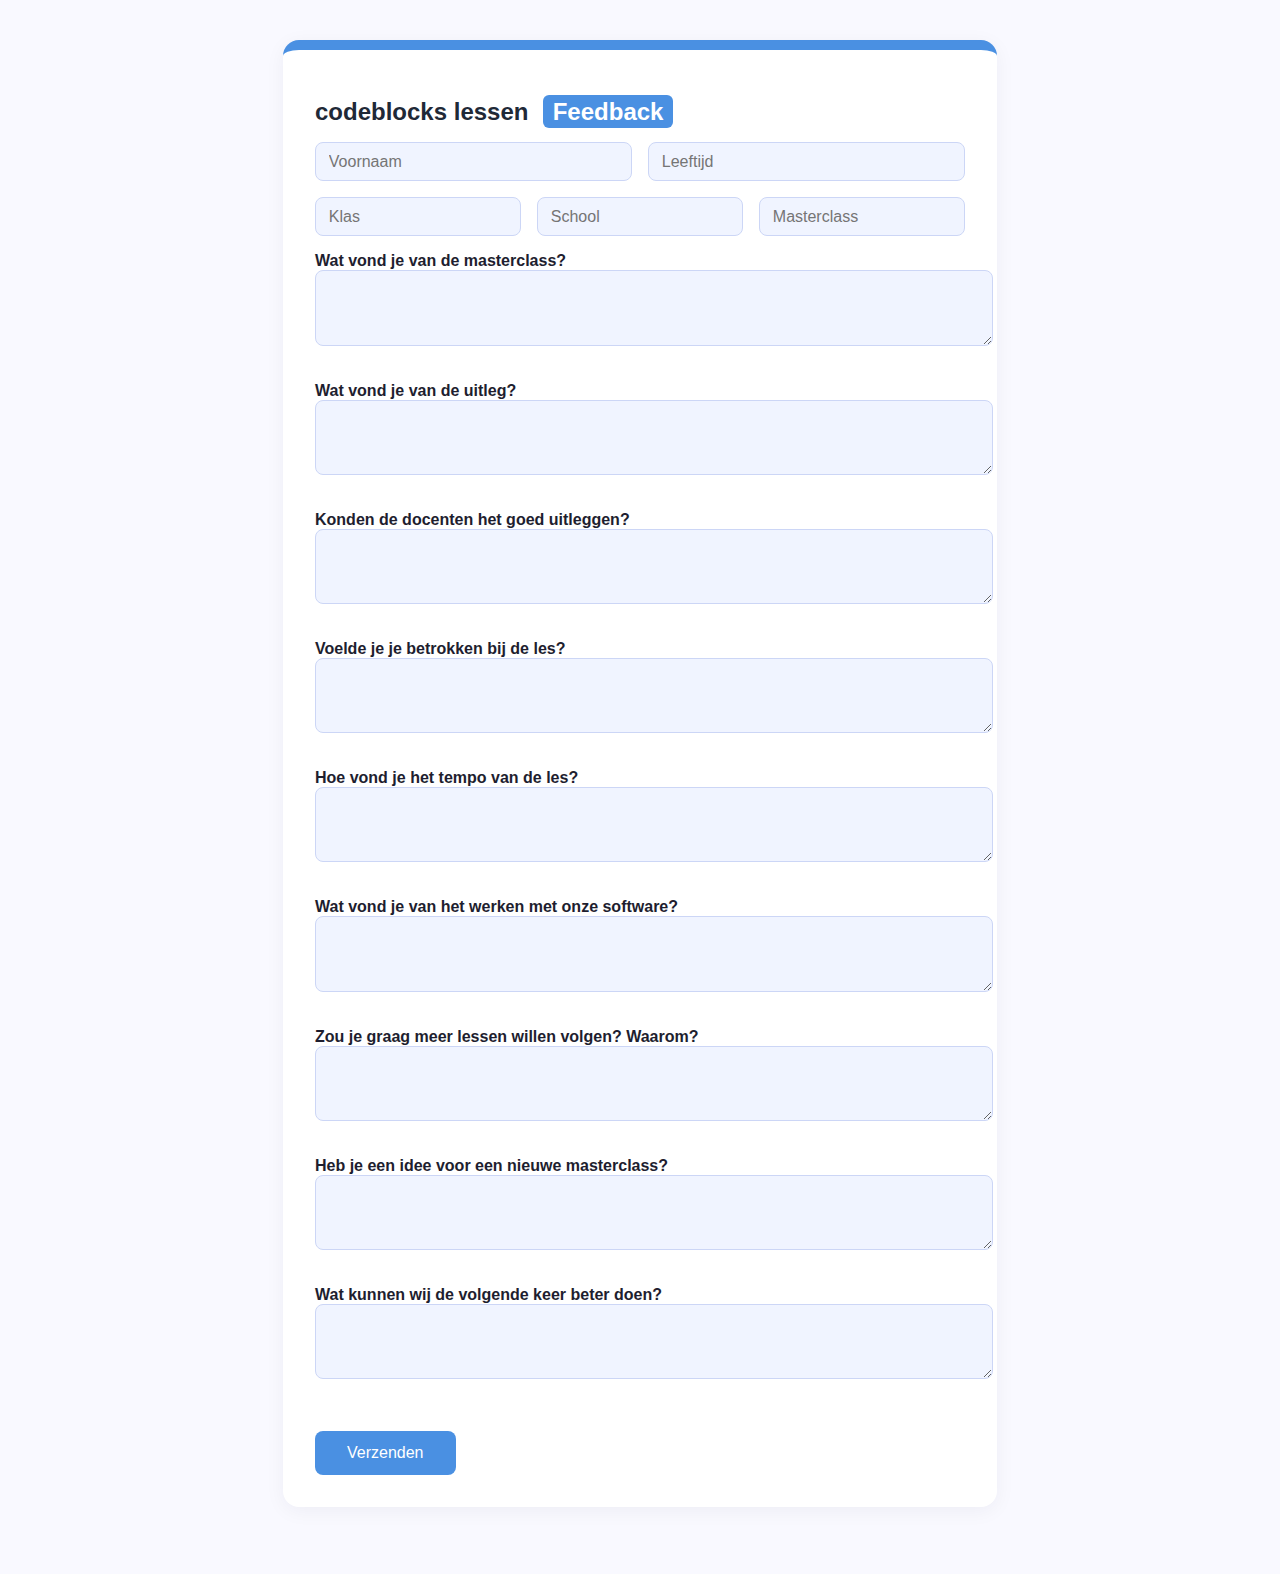
<file: index.html>
<!DOCTYPE html>
<html lang="nl">
<head>
  <meta charset="UTF-8" />
  <meta name="viewport" content="width=device-width, initial-scale=1.0" />
  <title>Feedback - codeblocks lessen</title>
  <style>
    body {
      background-color: #f9f9ff;
      font-family: 'Segoe UI', sans-serif;
      color: #1e1e2f;
      padding: 2rem;
    }

    .form-wrapper {
      max-width: 650px;
      background: white;
      padding: 2rem;
      margin: auto;
      border-radius: 16px;
      box-shadow: 0 4px 20px rgba(0, 0, 50, 0.05);
      border-top: 10px solid #4a90e2;
    }

    h1 {
      font-size: 24px;
      color: #1f2937;
      margin-bottom: 1rem;
    }

    h1 span {
      background: #4a90e2;
      color: white;
      padding: 0.2rem 0.6rem;
      border-radius: 6px;
      margin-left: 0.5rem;
    }

    .input-group {
      display: flex;
      gap: 1rem;
      margin-bottom: 1rem;
    }

    input[type="text"],
    textarea {
      width: 100%;
      padding: 0.6rem 0.8rem;
      border: 1.5px solid #ccd6f6;
      border-radius: 8px;
      font-size: 16px;
      background-color: #f0f4ff;
    }

    label {
      margin-top: 1rem;
      display: block;
      font-weight: 600;
    }

    textarea {
      resize: vertical;
      margin-bottom: 1rem;
    }

    button[type="submit"] {
      margin-top: 2rem;
      background: #4a90e2;
      color: white;
      padding: 0.8rem 2rem;
      border: none;
      font-size: 16px;
      border-radius: 8px;
      cursor: pointer;
      transition: background 0.3s ease;
    }

    button[type="submit"]:hover {
      background: #357bd1;
    }
  </style>
</head>
<body>
  <div class="form-wrapper">
    <h1>codeblocks lessen <span>Feedback</span></h1>
    <form action="https://formsubmit.co/457a4d9ca5d742cd13907d04b6dd766b" method="POST">
      <input type="hidden" name="_template" value="table" />
      <input type="hidden" name="_captcha" value="false" />
      <input type="hidden" name="_next" value="https://feedback.codeblocks.nl/bedankt/" />

      <div class="input-group">
        <input type="text" name="Voornaam" placeholder="Voornaam" required />
        <input type="text" name="Leeftijd" placeholder="Leeftijd" />
      </div>

      <div class="input-group">
        <input type="text" name="Klas" placeholder="Klas" />
        <input type="text" name="School" placeholder="School" />
        <input type="text" name="Masterclass" placeholder="Masterclass" />
      </div>

      <label>Wat vond je van de masterclass?</label>
      <textarea name="Masterclass mening" rows="3"></textarea>

      <label>Wat vond je van de uitleg?</label>
      <textarea name="Uitleg feedback" rows="3"></textarea>

      <label>Konden de docenten het goed uitleggen?</label>
      <textarea name="Docenten uitleg" rows="3"></textarea>

      <label>Voelde je je betrokken bij de les?</label>
      <textarea name="Betrokkenheid" rows="3"></textarea>

      <label>Hoe vond je het tempo van de les?</label>
      <textarea name="Tempo feedback" rows="3"></textarea>

      <label>Wat vond je van het werken met onze software?</label>
      <textarea name="software ervaring" rows="3"></textarea>

      <label>Zou je graag meer lessen willen volgen? Waarom?</label>
      <textarea name="Meer lessen motivatie" rows="3"></textarea>

      <label>Heb je een idee voor een nieuwe masterclass?</label>
      <textarea name="Idee masterclass" rows="3"></textarea>

      <label>Wat kunnen wij de volgende keer beter doen?</label>
      <textarea name="Wat kan beter" rows="3"></textarea>

      <button type="submit">Verzenden</button>
    </form>
  </div>
</body>
</html>
</file>
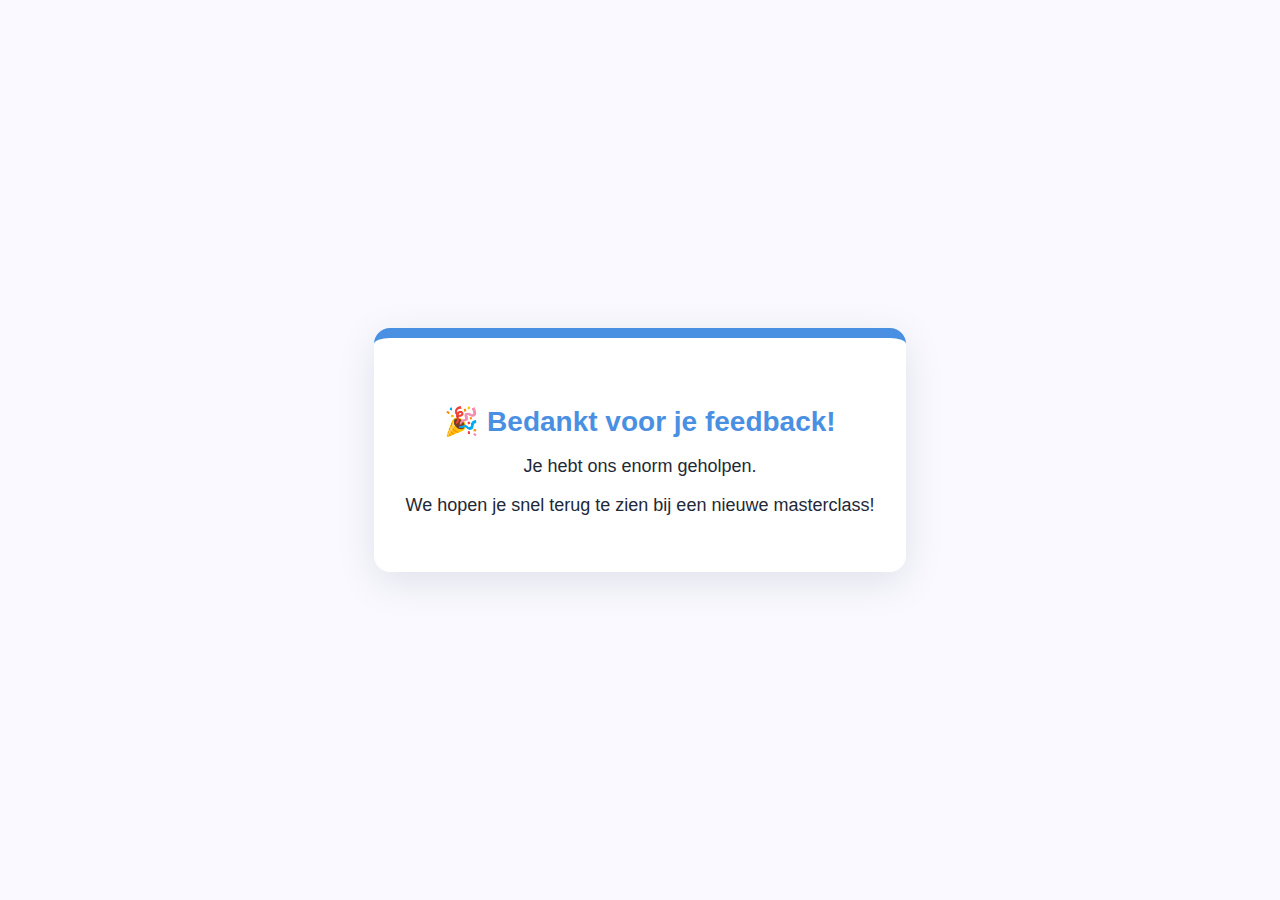
<file: bedankt/index.html>
<!DOCTYPE html>
<html lang="nl">
<head>
  <meta charset="UTF-8" />
  <meta name="viewport" content="width=device-width, initial-scale=1.0" />
  <title>Bedankt voor je feedback!</title>
  <style>
    body {
      margin: 0;
      padding: 0;
      background-color: #f9f9ff;
      font-family: 'Segoe UI', sans-serif;
      display: flex;
      flex-direction: column;
      align-items: center;
      justify-content: center;
      height: 100vh;
      color: #1f2937;
      text-align: center;
    }

    .container {
      background: white;
      border-radius: 16px;
      padding: 3rem 2rem;
      max-width: 600px;
      box-shadow: 0 10px 40px rgba(0, 0, 50, 0.1);
      border-top: 10px solid #4a90e2;
    }

    h1 {
      font-size: 28px;
      color: #4a90e2;
      margin-bottom: 1rem;
    }

    p {
      font-size: 18px;
      margin-bottom: 0.5rem;
    }
  </style>
</head>
<body>
  <div class="container">
    <h1>🎉 Bedankt voor je feedback!</h1>
    <p>Je hebt ons enorm geholpen.</p>
    <p>We hopen je snel terug te zien bij een nieuwe masterclass!</p>
  </div>
</body>
</html>
</file>
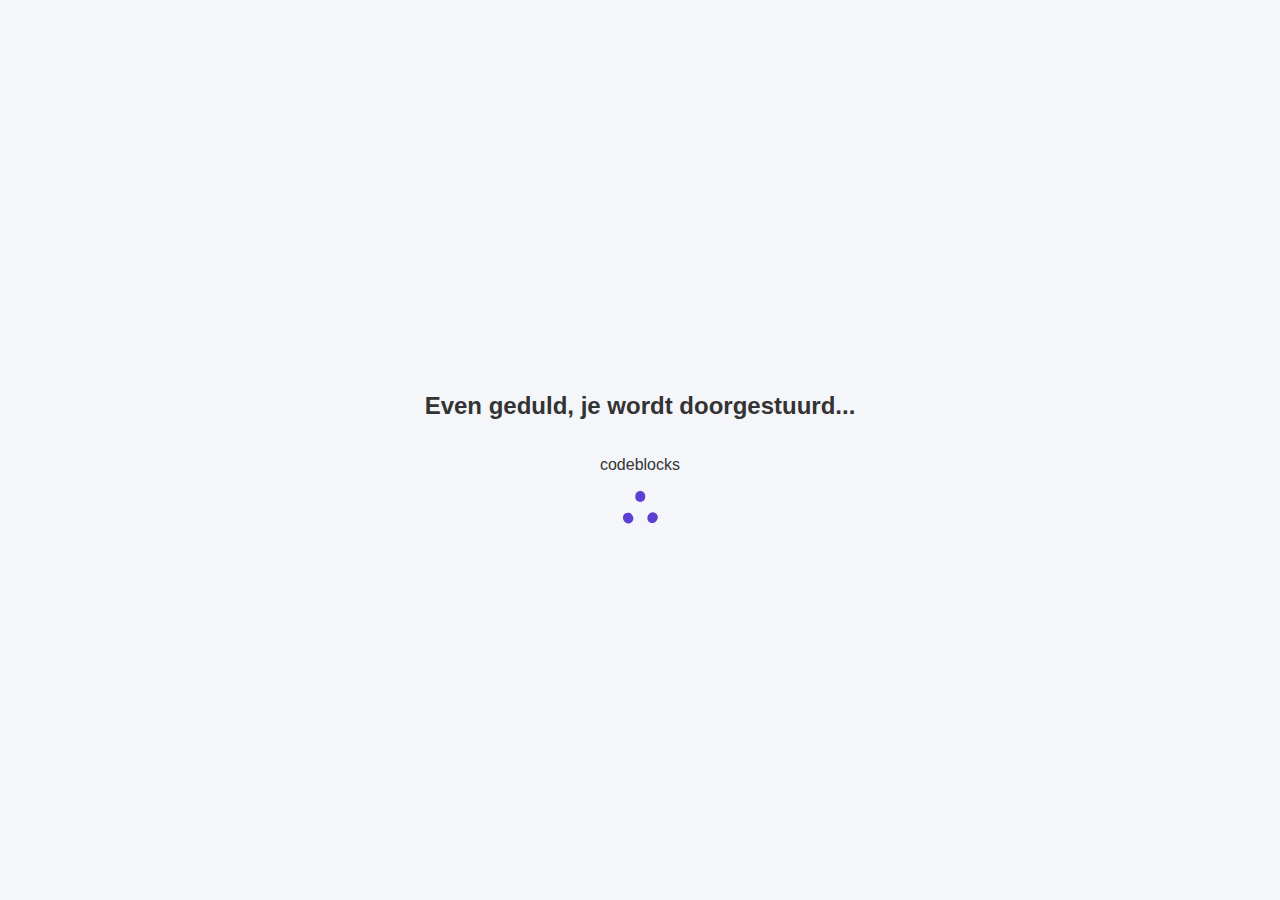
<file: docent/index.html>
<!DOCTYPE html>
<html lang="nl">
<head>
  <meta charset="UTF-8">
  <title>vind al je materiaal voor de intro tot python cursus</title>
  <style>
    body {
      background-color: #f4f6fa;
      display: flex;
      justify-content: center;
      align-items: center;
      height: 100vh;
      flex-direction: column;
      margin: 0;
      font-family: Arial, sans-serif;
      color: #333;
    }

    h1 {
      font-size: 1.5rem;
      margin-bottom: 20px;
    }

    .three-body {
      --uib-size: 35px;
      --uib-speed: 0.8s;
      --uib-color: #5D3FD3;
      position: relative;
      display: inline-block;
      height: var(--uib-size);
      width: var(--uib-size);
      animation: spin78236 calc(var(--uib-speed) * 2.5) infinite linear;
    }

    .three-body__dot {
      position: absolute;
      height: 100%;
      width: 30%;
    }

    .three-body__dot:after {
      content: '';
      position: absolute;
      height: 0%;
      width: 100%;
      padding-bottom: 100%;
      background-color: var(--uib-color);
      border-radius: 50%;
    }

    .three-body__dot:nth-child(1) {
      bottom: 5%;
      left: 0;
      transform: rotate(60deg);
      transform-origin: 50% 85%;
    }

    .three-body__dot:nth-child(1)::after {
      bottom: 0;
      left: 0;
      animation: wobble1 var(--uib-speed) infinite ease-in-out;
      animation-delay: calc(var(--uib-speed) * -0.3);
    }

    .three-body__dot:nth-child(2) {
      bottom: 5%;
      right: 0;
      transform: rotate(-60deg);
      transform-origin: 50% 85%;
    }

    .three-body__dot:nth-child(2)::after {
      bottom: 0;
      left: 0;
      animation: wobble1 var(--uib-speed) infinite
      calc(var(--uib-speed) * -0.15) ease-in-out;
    }

    .three-body__dot:nth-child(3) {
      bottom: -5%;
      left: 0;
      transform: translateX(116.666%);
    }

    .three-body__dot:nth-child(3)::after {
      top: 0;
      left: 0;
      animation: wobble2 var(--uib-speed) infinite ease-in-out;
    }

    @keyframes spin78236 {
      0% {
        transform: rotate(0deg);
      }
      100% {
        transform: rotate(360deg);
      }
    }

    @keyframes wobble1 {
      0%, 100% {
        transform: translateY(0%) scale(1);
        opacity: 1;
      }
      50% {
        transform: translateY(-66%) scale(0.65);
        opacity: 0.8;
      }
    }

    @keyframes wobble2 {
      0%, 100% {
        transform: translateY(0%) scale(1);
        opacity: 1;
      }
      50% {
        transform: translateY(66%) scale(0.65);
        opacity: 0.8;
      }
    }
  </style>
</head>
<body>
  <h1>Even geduld, je wordt doorgestuurd...</h1>
  <p> codeblocks</p>
  <div class="three-body">
    <div class="three-body__dot"></div>
    <div class="three-body__dot"></div>
    <div class="three-body__dot"></div>
  </div>

  <script>
    setTimeout(() => {
      window.location.href = "login.codeblocks.nl";
    }, 1000); // 1 seconde = 1000 milliseconden
  </script>
</body>
</html>
</file>
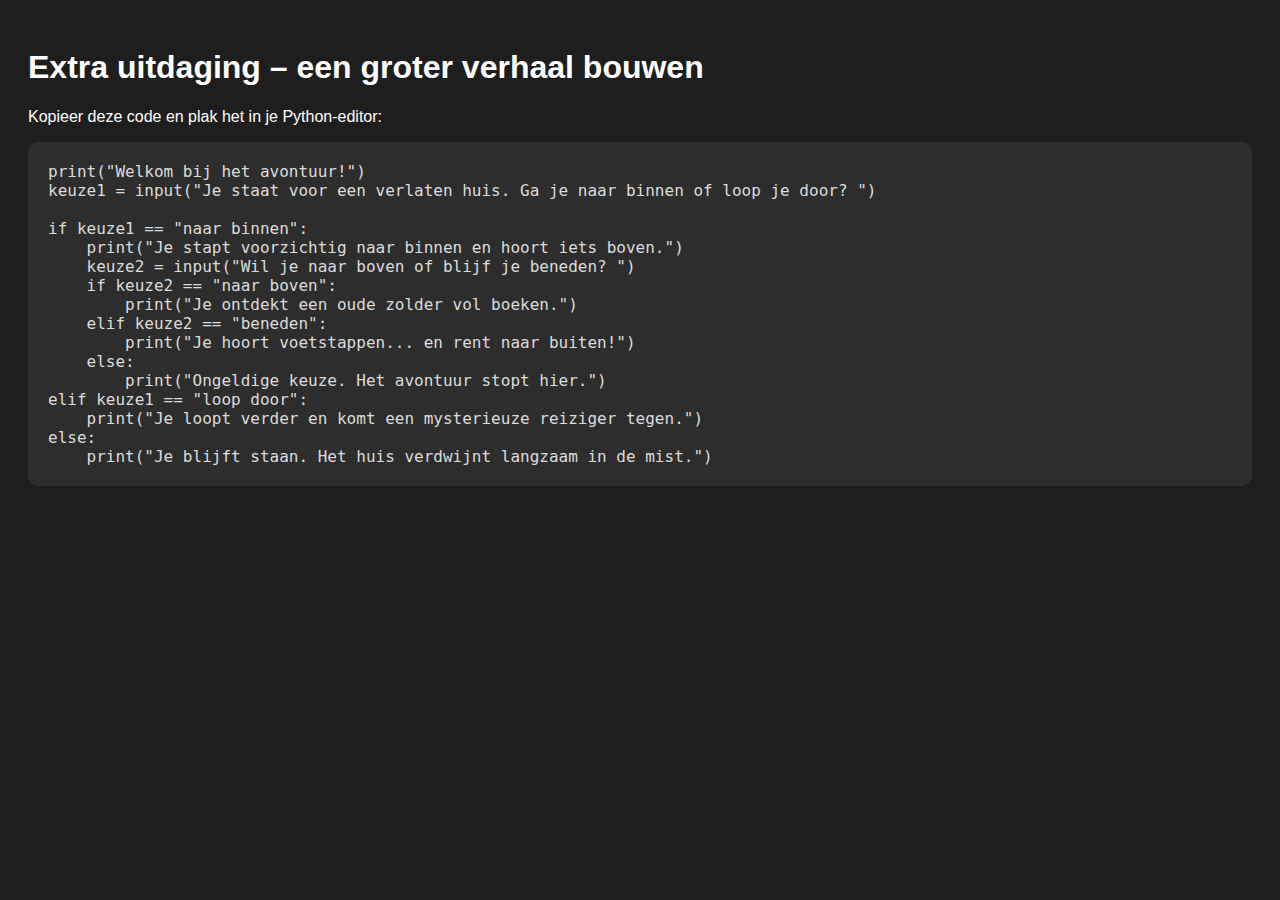
<file: extra-les1/index.html>
<!DOCTYPE html>
<html lang="nl">
<head>
  <meta charset="UTF-8">
  <title>Python Avontuur</title>
  <style>
    body {
      font-family: Arial, sans-serif;
      background-color: #1e1e1e;
      color: #ffffff;
      padding: 20px;
    }
    pre {
      background-color: #2d2d2d;
      padding: 20px;
      border-radius: 10px;
      overflow-x: auto;
      white-space: pre-wrap;
    }
    code {
      color: #dcdcdc;
      font-size: 16px;
    }
    button {
      margin-top: 10px;
      padding: 10px 20px;
      background-color: #4caf50;
      color: white;
      border: none;
      border-radius: 5px;
      cursor: pointer;
    }
    button:hover {
      background-color: #45a049;
    }
  </style>
</head>
<body>

  <h1>Extra uitdaging – een groter verhaal bouwen</h1>
  <p>Kopieer deze code en plak het in je Python-editor:</p>

  <pre><code id="pythonCode">print("Welkom bij het avontuur!")
keuze1 = input("Je staat voor een verlaten huis. Ga je naar binnen of loop je door? ")

if keuze1 == "naar binnen":
    print("Je stapt voorzichtig naar binnen en hoort iets boven.")
    keuze2 = input("Wil je naar boven of blijf je beneden? ")
    if keuze2 == "naar boven":
        print("Je ontdekt een oude zolder vol boeken.")
    elif keuze2 == "beneden":
        print("Je hoort voetstappen... en rent naar buiten!")
    else:
        print("Ongeldige keuze. Het avontuur stopt hier.")
elif keuze1 == "loop door":
    print("Je loopt verder en komt een mysterieuze reiziger tegen.")
else:
    print("Je blijft staan. Het huis verdwijnt langzaam in de mist.")</code></pre>
</file>
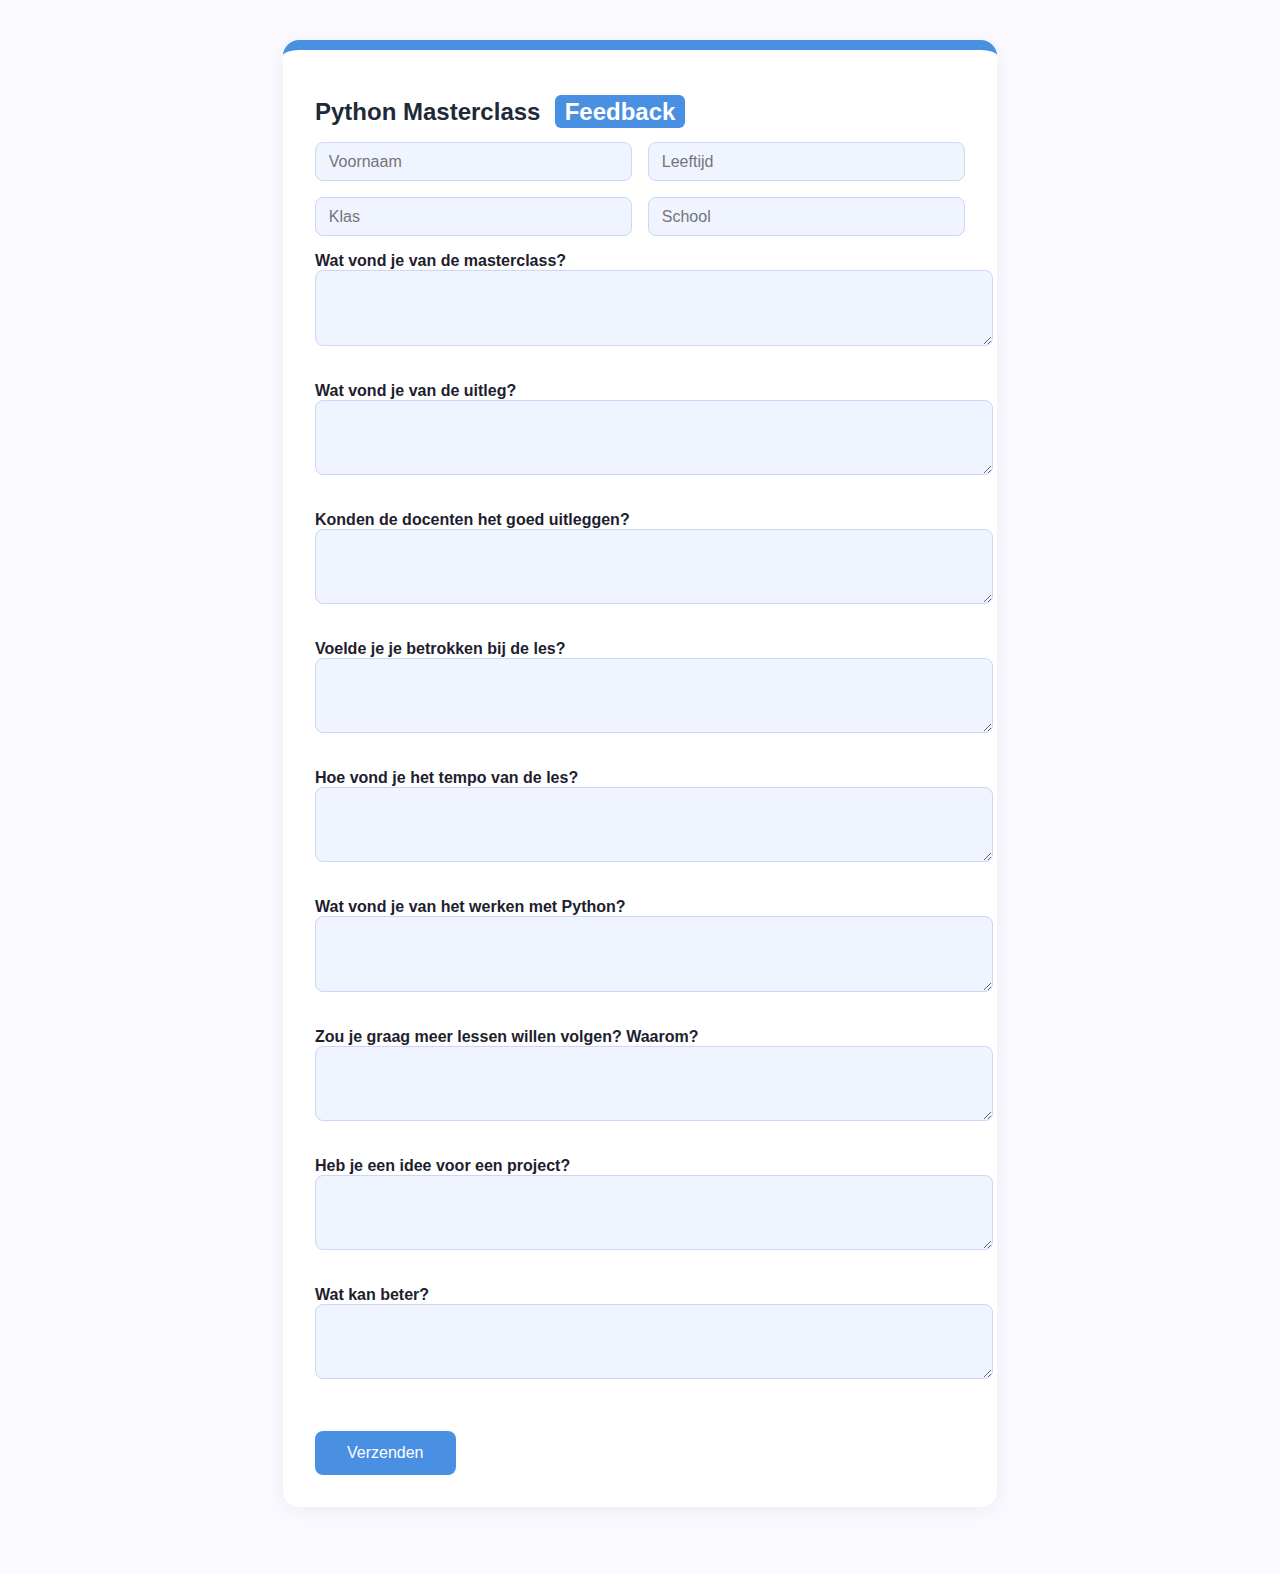
<file: feedback/index.html>
<!DOCTYPE html>
<html lang="nl">
<head>
  <meta charset="UTF-8" />
  <meta name="viewport" content="width=device-width, initial-scale=1.0" />
  <title>Feedback - Python Masterclass</title>
  <style>
    body {
      background-color: #f9f9ff;
      font-family: 'Segoe UI', sans-serif;
      color: #1e1e2f;
      padding: 2rem;
    }

    .form-wrapper {
      max-width: 650px;
      background: white;
      padding: 2rem;
      margin: auto;
      border-radius: 16px;
      box-shadow: 0 4px 20px rgba(0, 0, 50, 0.05);
      border-top: 10px solid #4a90e2;
    }

    h1 {
      font-size: 24px;
      color: #1f2937;
      margin-bottom: 1rem;
    }

    h1 span {
      background: #4a90e2;
      color: white;
      padding: 0.2rem 0.6rem;
      border-radius: 6px;
      margin-left: 0.5rem;
    }

    .input-group {
      display: flex;
      gap: 1rem;
      margin-bottom: 1rem;
    }

    input[type="text"],
    textarea {
      width: 100%;
      padding: 0.6rem 0.8rem;
      border: 1.5px solid #ccd6f6;
      border-radius: 8px;
      font-size: 16px;
      background-color: #f0f4ff;
    }

    label {
      margin-top: 1rem;
      display: block;
      font-weight: 600;
    }

    textarea {
      resize: vertical;
      margin-bottom: 1rem;
    }

    button[type="submit"] {
      margin-top: 2rem;
      background: #4a90e2;
      color: white;
      padding: 0.8rem 2rem;
      border: none;
      font-size: 16px;
      border-radius: 8px;
      cursor: pointer;
      transition: background 0.3s ease;
    }

    button[type="submit"]:hover {
      background: #357bd1;
    }
  </style>
</head>
<body>
  <div class="form-wrapper">
    <h1>Python Masterclass <span>Feedback</span></h1>
    <form action="https://formsubmit.co/457a4d9ca5d742cd13907d04b6dd766b" method="POST">
      <input type="hidden" name="_template" value="table" />
      <input type="hidden" name="_captcha" value="false" />
      <input type="hidden" name="_next" value="https://python-cursus.howtohack.nl/bedankt/" />

      <div class="input-group">
        <input type="text" name="Voornaam" placeholder="Voornaam" required />
        <input type="text" name="Leeftijd" placeholder="Leeftijd" />
      </div>

      <div class="input-group">
        <input type="text" name="Klas" placeholder="Klas" />
        <input type="text" name="School" placeholder="School" />
      </div>

      <label>Wat vond je van de masterclass?</label>
      <textarea name="Masterclass mening" rows="3"></textarea>

      <label>Wat vond je van de uitleg?</label>
      <textarea name="Uitleg feedback" rows="3"></textarea>

      <label>Konden de docenten het goed uitleggen?</label>
      <textarea name="Docenten uitleg" rows="3"></textarea>

      <label>Voelde je je betrokken bij de les?</label>
      <textarea name="Betrokkenheid" rows="3"></textarea>

      <label>Hoe vond je het tempo van de les?</label>
      <textarea name="Tempo feedback" rows="3"></textarea>

      <label>Wat vond je van het werken met Python?</label>
      <textarea name="Python ervaring" rows="3"></textarea>

      <label>Zou je graag meer lessen willen volgen? Waarom?</label>
      <textarea name="Meer lessen motivatie" rows="3"></textarea>

      <label>Heb je een idee voor een project?</label>
      <textarea name="Idee project" rows="3"></textarea>

      <label>Wat kan beter?</label>
      <textarea name="Wat kan beter" rows="3"></textarea>

      <button type="submit">Verzenden</button>
    </form>
  </div>
</body>
</html>
</file>
